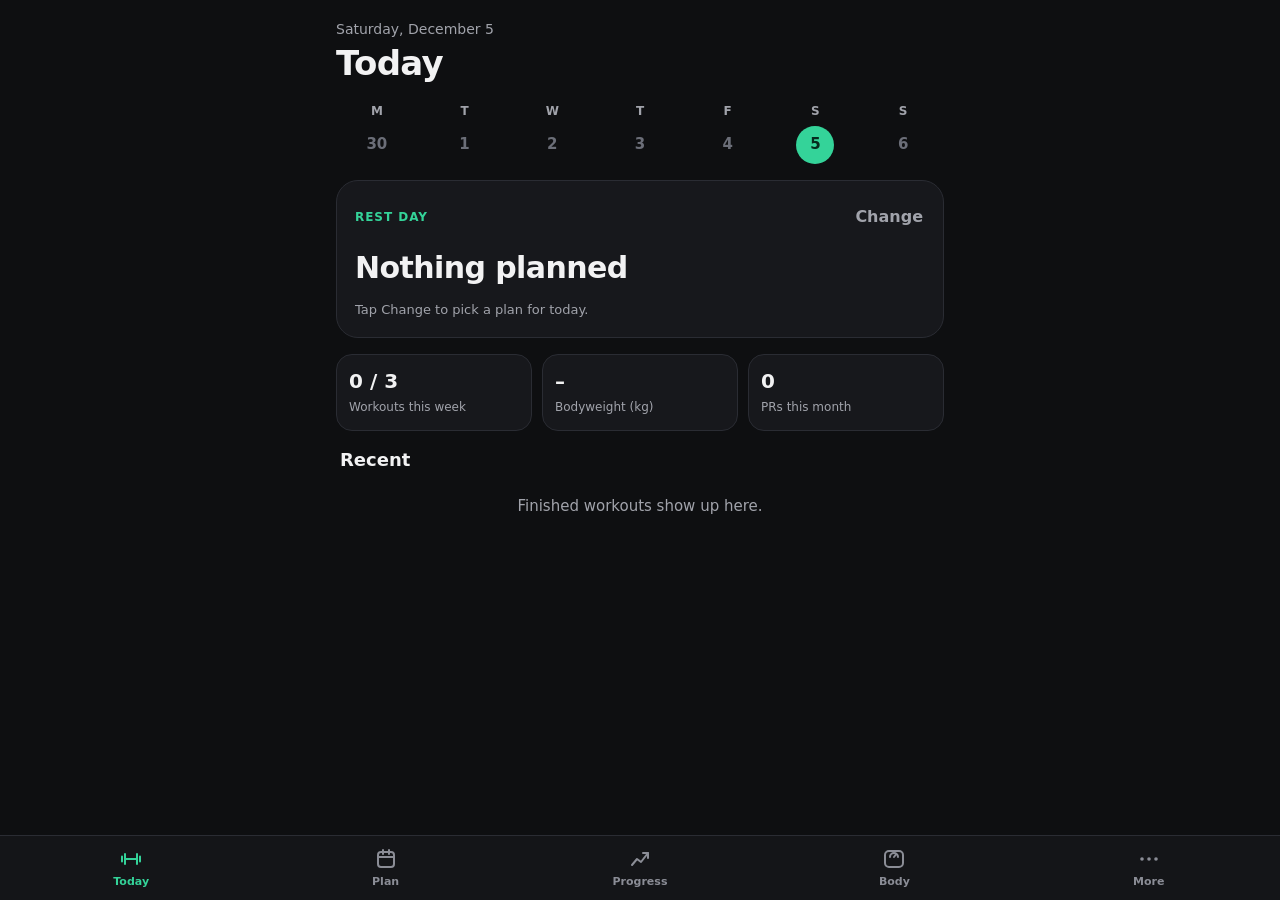
<file: index.html>
<!doctype html>
<html lang="en">
<head>
  <meta charset="utf-8">
  <meta name="viewport" content="width=device-width, initial-scale=1, viewport-fit=cover">
  <meta name="theme-color" content="#0e0f11">
  <meta name="color-scheme" content="dark">
  <meta name="apple-mobile-web-app-capable" content="yes">
  <meta name="mobile-web-app-capable" content="yes">
  <meta name="apple-mobile-web-app-status-bar-style" content="black-translucent">
  <meta name="apple-mobile-web-app-title" content="Gym Log">
  <title>Gym Log</title>
  <link rel="manifest" href="manifest.webmanifest">
  <link rel="icon" href="icons/icon-192.png">
  <link rel="apple-touch-icon" href="icons/apple-touch-icon.png">
  <link rel="stylesheet" href="styles.css">
</head>
<body>
  <div id="app">
    <section class="view" data-view="today"></section>
    <section class="view" data-view="plan" hidden></section>
    <section class="view" data-view="progress" hidden></section>
    <section class="view" data-view="body" hidden></section>
    <section class="view" data-view="more" hidden></section>
  </div>

  <button id="resume" class="resume" hidden data-action="resume">
    <span class="resume-dot"></span>
    <span class="grow"><b id="resumeName">Workout</b> <span id="resumeTime" class="muted num"></span></span>
    <span class="resume-go">Resume</span>
  </button>

  <nav class="tabs" id="tabs">
    <button data-tab="today"><svg viewBox="0 0 24 24" fill="none" stroke="currentColor" stroke-width="2" stroke-linecap="round" aria-hidden="true"><path d="M6 7v10M3 9.5v5M18 7v10M21 9.5v5M6 12h12"/></svg>Today</button>
    <button data-tab="plan"><svg viewBox="0 0 24 24" fill="none" stroke="currentColor" stroke-width="2" stroke-linecap="round" aria-hidden="true"><rect x="4" y="5" width="16" height="15" rx="3"/><path d="M4 10h16M9 3v4M15 3v4"/></svg>Plan</button>
    <button data-tab="progress"><svg viewBox="0 0 24 24" fill="none" stroke="currentColor" stroke-width="2" stroke-linecap="round" stroke-linejoin="round" aria-hidden="true"><path d="M4 18l5-6 4 3 7-9"/><path d="M15 6h5v5"/></svg>Progress</button>
    <button data-tab="body"><svg viewBox="0 0 24 24" fill="none" stroke="currentColor" stroke-width="2" stroke-linecap="round" aria-hidden="true"><rect x="3" y="4" width="18" height="16" rx="4"/><path d="M8 10a4 4 0 0 1 8 0M12 10l1.5-2"/></svg>Body</button>
    <button data-tab="more"><svg viewBox="0 0 24 24" fill="currentColor" aria-hidden="true"><circle cx="5" cy="12" r="1.8"/><circle cx="12" cy="12" r="1.8"/><circle cx="19" cy="12" r="1.8"/></svg>More</button>
  </nav>

  <div id="workout" class="workout" hidden></div>

  <div id="rest" class="rest" hidden>
    <div class="grow">
      <div class="row between"><span class="muted small b">Rest</span><span id="restTime" class="rest-time num">0:00</span></div>
      <div class="rest-track"><div id="restBar" class="rest-bar"></div></div>
    </div>
    <button class="btn-sm" data-action="rest-add">+30s</button>
    <button class="btn-sm" data-action="rest-skip">Skip</button>
  </div>

  <div id="sheet" class="sheet" hidden></div>
  <div id="toast" class="toast" role="status"></div>
  <input type="file" id="importFile" accept="application/json,.json" hidden>
  <script src="app.js"></script>
</body>
</html>
</file>
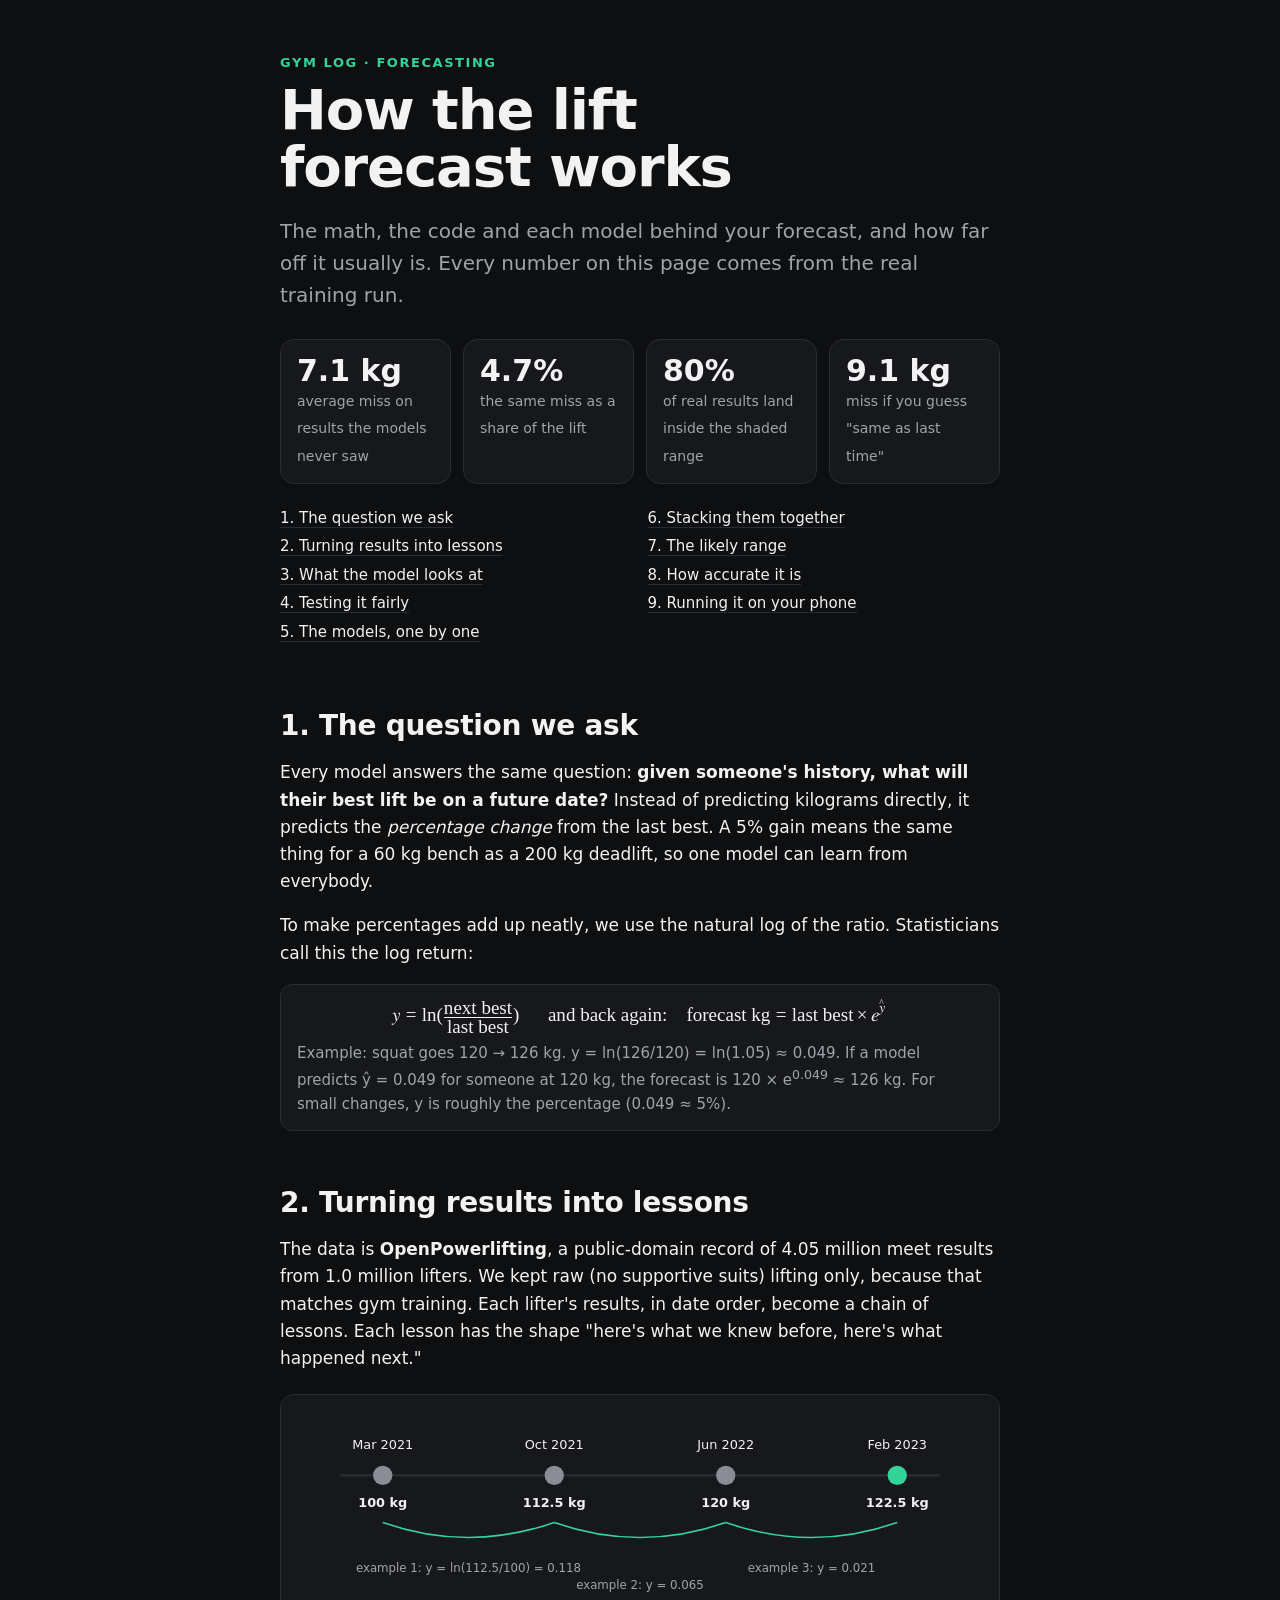
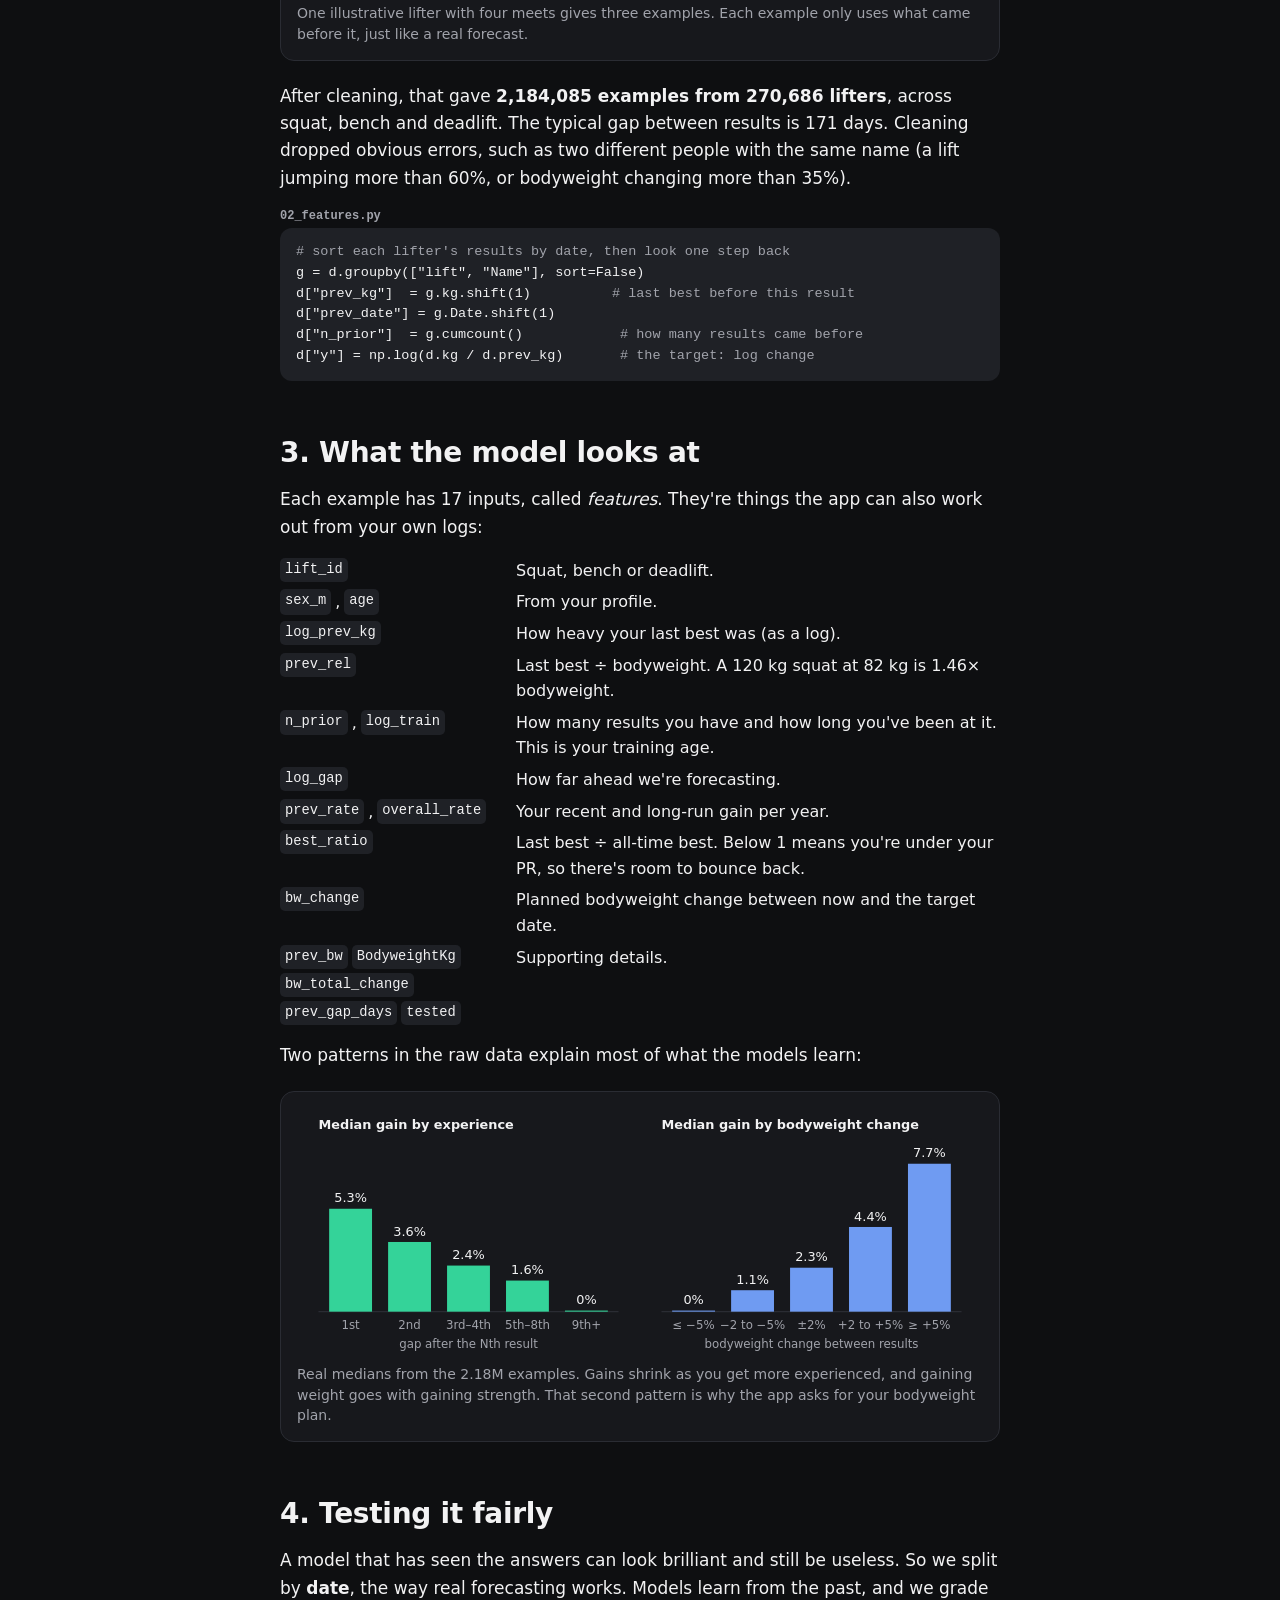
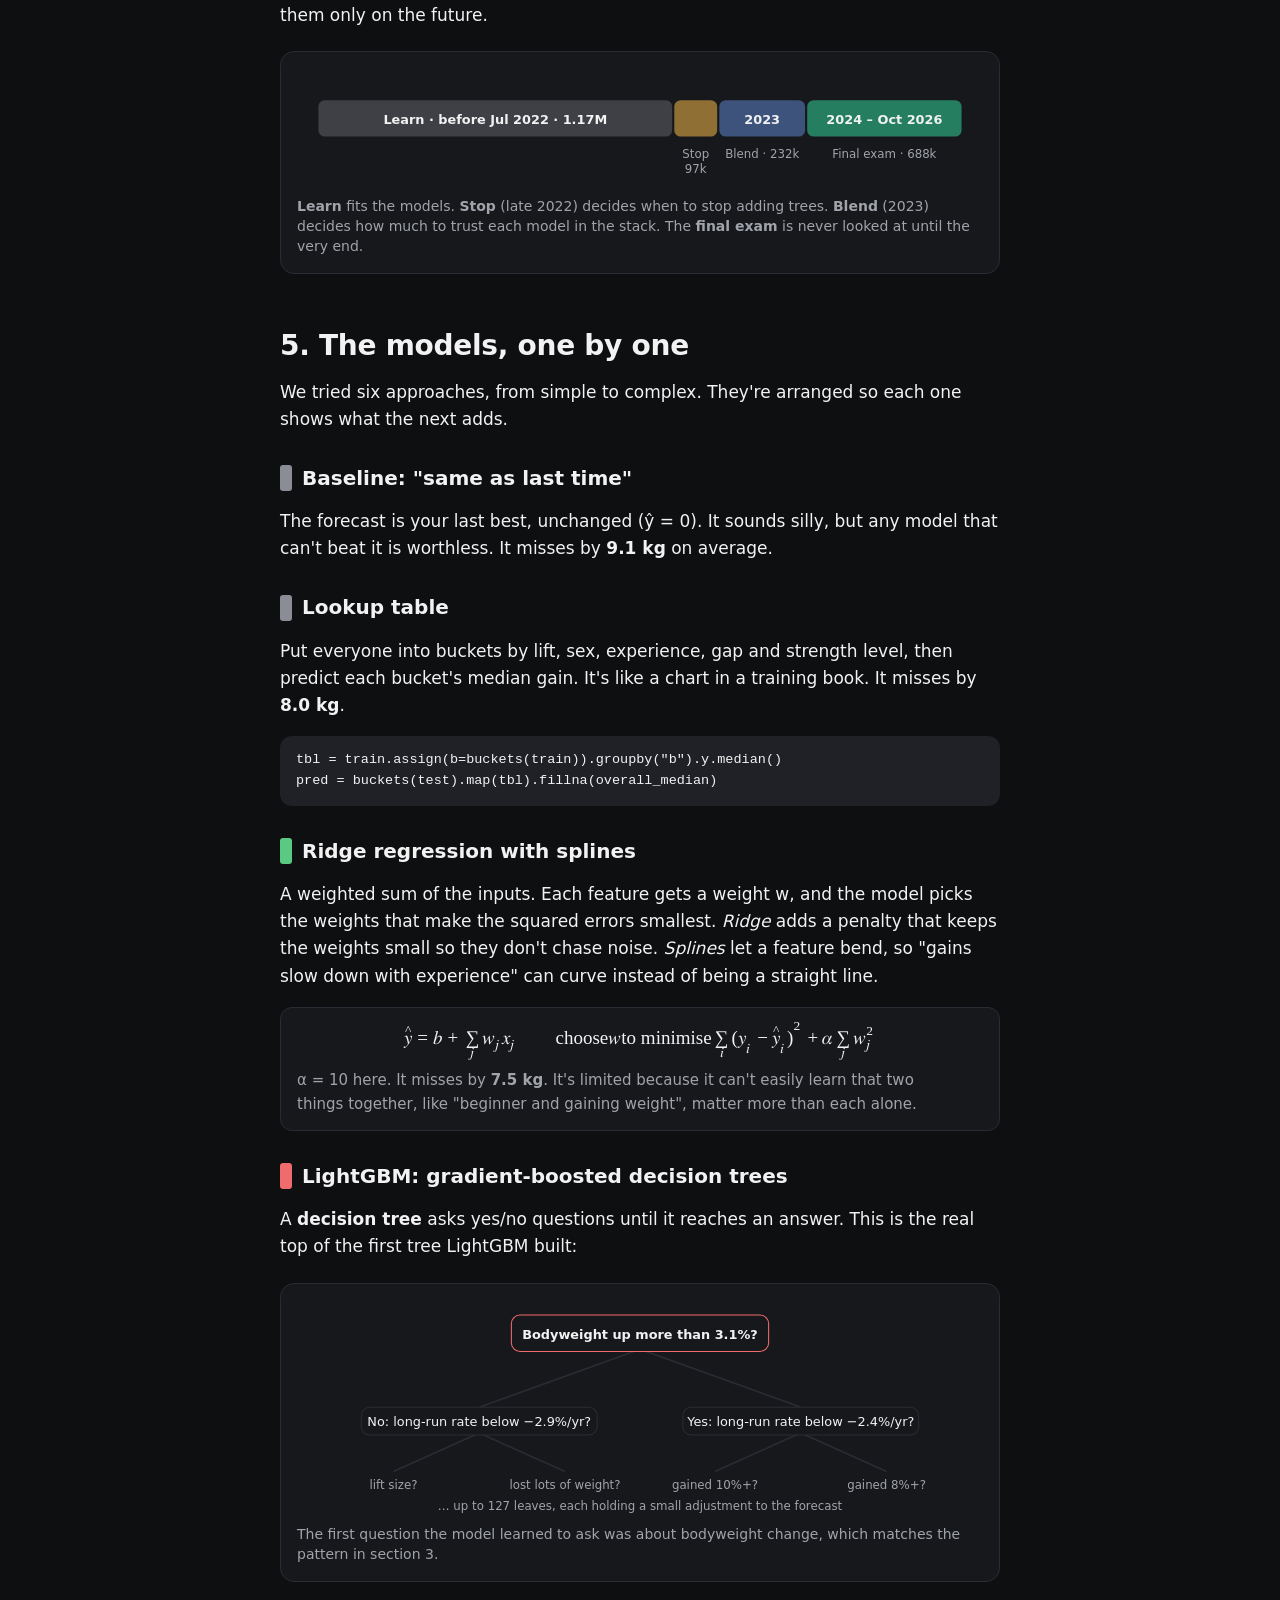
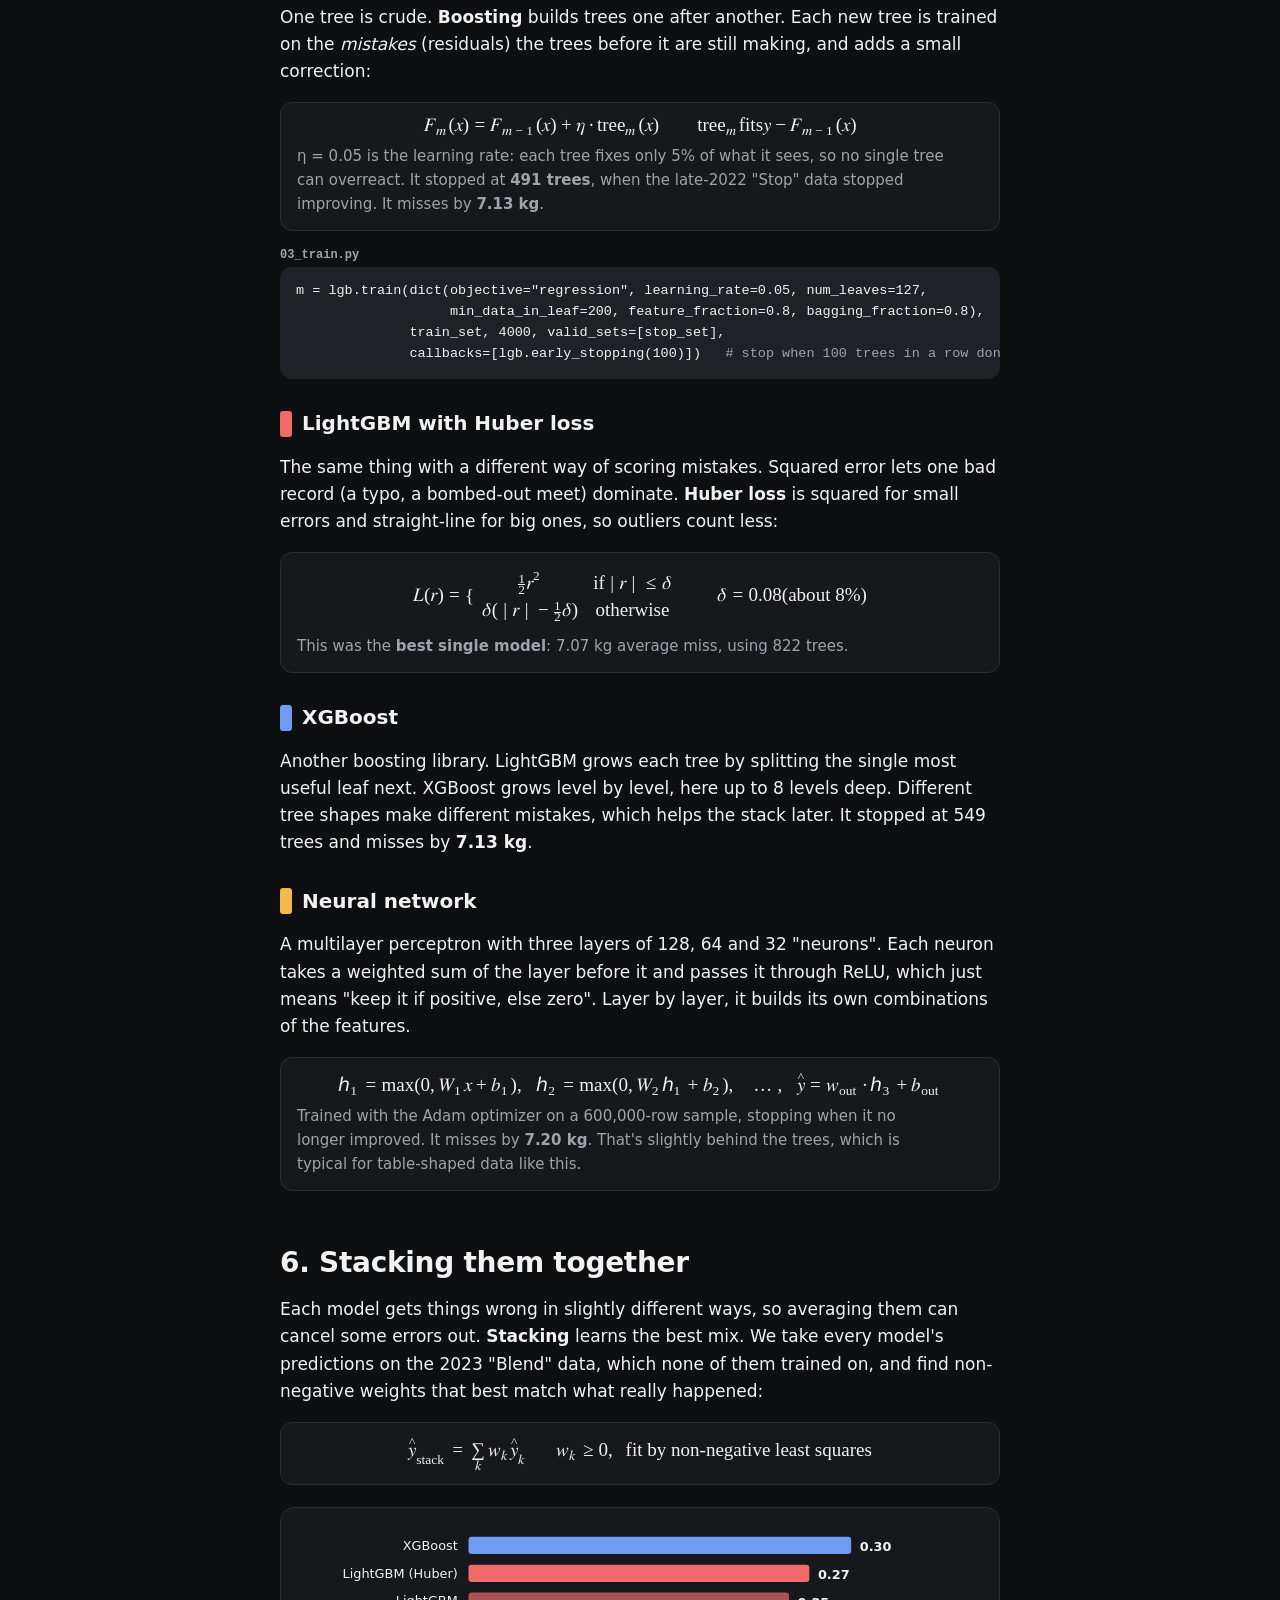
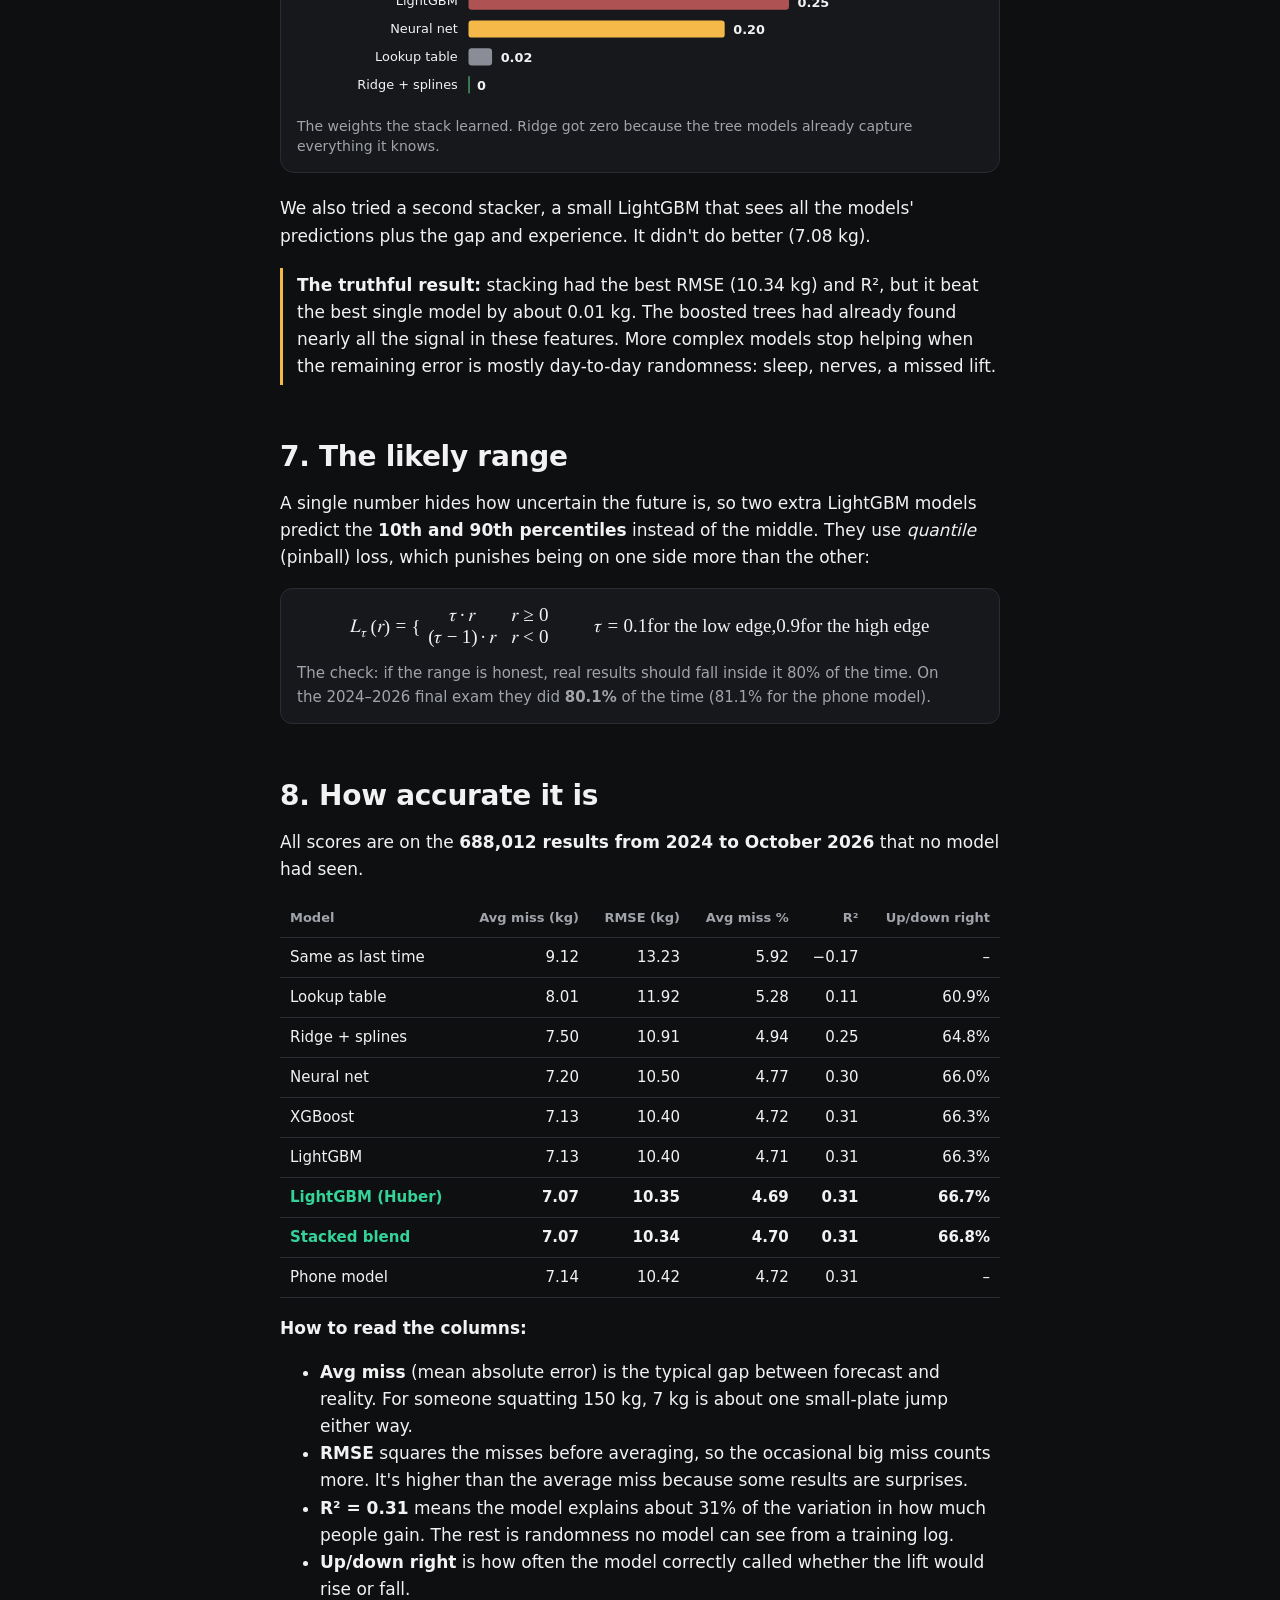
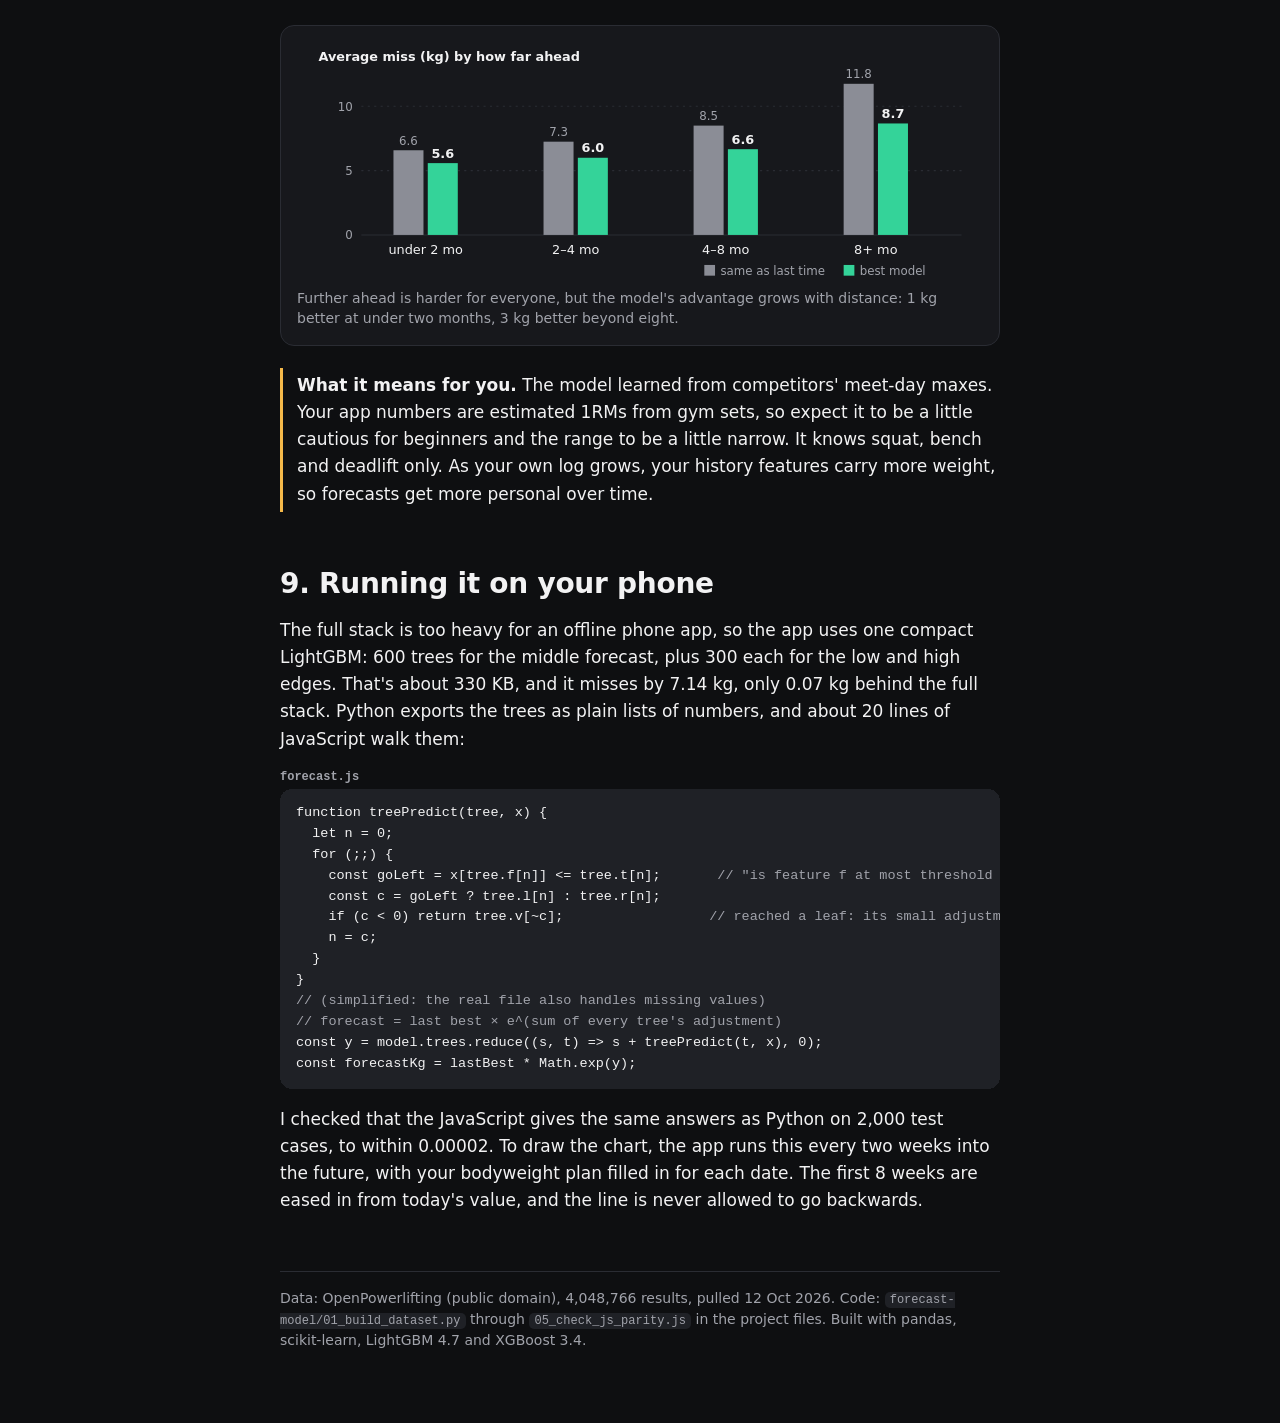
<file: forecast-guide.html>
<!doctype html>
<html lang="en"><head>
<meta charset="utf-8">
<meta name="viewport" content="width=device-width, initial-scale=1, viewport-fit=cover">
<title>How the Lift Forecast Works</title>
<style>
/* Layout: one reading column (~68ch) with full-width figures; each model gets a section with idea, math, code. Plate colors (IPF: red 25, blue 20, yellow 15, green 10 kg) mark the model families. */
:root {
  --bg: #0e0f11; --surface: #17181c; --ink: #f2f2f3; --muted: #a1a3ab; --line: #2a2c33; --code-bg: #1f2126;
  --accent: #34d399; --red: #f06b6b; --blue: #6f9bf2; --yellow: #f5b94a; --green: #5cc982; --grey: #8b8d96;
  color-scheme: dark;
  --display: -apple-system, BlinkMacSystemFont, "SF Pro Display", system-ui, sans-serif;
  --body: -apple-system, BlinkMacSystemFont, "SF Pro Text", system-ui, sans-serif;
  --mono: ui-monospace, SFMono-Regular, Menlo, monospace;
}

body { background: var(--bg); color: var(--ink); font: 17px/1.6 var(--body); padding-inline: 18px; padding-block: env(safe-area-inset-top, 0px) calc(64px + env(safe-area-inset-bottom, 0px)); }
.wrap { max-width: 720px; margin: 0 auto; }
header { padding-block: 48px 8px; }
.kicker { font: 700 13px/1 var(--display); letter-spacing: .12em; text-transform: uppercase; color: var(--accent); }
h1 { font: 800 clamp(36px, 7vw, 56px)/1.02 var(--display); letter-spacing: -0.02em; margin: 12px 0 16px; text-wrap: balance; }
h2 { font: 800 28px/1.15 var(--display); letter-spacing: -0.01em; margin: 56px 0 8px; text-wrap: balance; }
h3 { font: 700 20px/1.25 var(--display); margin: 32px 0 4px; display: flex; align-items: center; gap: 10px; }
p, li { max-width: 68ch; }
.lede { font-size: 20px; color: var(--muted); }
a { color: var(--accent); }
.num { font-variant-numeric: tabular-nums; }
strong { font-weight: 600; }

.answer { display: grid; grid-template-columns: repeat(auto-fit, minmax(150px, 1fr)); gap: 12px; margin: 28px 0 8px; }
.stat { background: var(--surface); border: 1px solid var(--line); border-radius: 14px; padding: 14px 16px; min-width: 0; }
.stat b { display: block; font: 800 30px/1.1 var(--display); }
.stat span { font: 500 14px/1.35 var(--display); color: var(--muted); }

.toc { font: 500 15px/1.9 var(--display); color: var(--muted); columns: 2 220px; margin: 20px 0 0; padding: 0; list-style: none; }
.toc a { color: var(--ink); text-decoration: none; border-bottom: 1px solid var(--line); }
.toc a:hover { border-color: var(--accent); }

pre { background: var(--code-bg); border-radius: 12px; padding: 14px 16px; overflow-x: auto; font: 13.5px/1.55 var(--mono); margin: 14px 0; }
code { font-family: var(--mono); font-size: .86em; background: var(--code-bg); padding: 1px 5px; border-radius: 5px; }
pre code { background: none; padding: 0; font-size: inherit; }
.c { color: var(--muted); }
.file { font: 600 12px/1 var(--mono); color: var(--muted); margin: 18px 0 -8px; }

.math { background: var(--surface); border: 1px solid var(--line); border-radius: 12px; padding: 14px 16px; margin: 14px 0; overflow-x: auto; }
math { font-size: 1.12em; }
.math p { margin: 8px 0 0; font-size: 15px; color: var(--muted); }

figure { margin: 22px 0; background: var(--surface); border: 1px solid var(--line); border-radius: 14px; padding: 16px; overflow-x: auto; }
figcaption { font: 500 14px/1.45 var(--display); color: var(--muted); margin-top: 10px; }
figure svg { display: block; width: 100%; height: auto; min-width: 300px; }
.t { fill: var(--ink); font: 500 12px var(--display); }
.ts { fill: var(--muted); font: 500 11px var(--display); }
.tb { fill: var(--ink); font: 700 12px var(--display); }

.plate { width: 12px; height: 26px; border-radius: 3px; flex: none; }
.p-red { background: var(--red); } .p-blue { background: var(--blue); } .p-yellow { background: var(--yellow); } .p-green { background: var(--green); } .p-grey { background: var(--grey); }

.tbl { overflow-x: auto; margin: 16px 0; }
table { border-collapse: collapse; width: 100%; font: 15px/1.4 var(--display); min-width: 520px; }
th, td { text-align: left; padding: 9px 10px; border-bottom: 1px solid var(--line); }
th { font-weight: 700; font-size: 13px; color: var(--muted); }
td.r, th.r { text-align: right; font-variant-numeric: tabular-nums; }
tr.best td { font-weight: 700; }
tr.best td:first-child { color: var(--accent); }

.note { border-left: 3px solid var(--yellow); padding: 4px 0 4px 14px; margin: 18px 0; color: var(--ink); }
.feat { display: grid; grid-template-columns: minmax(130px, 220px) 1fr; gap: 6px 16px; font-size: 16px; margin: 14px 0; }
.feat code { white-space: nowrap; } .feat div:nth-child(odd) { display: flex; flex-wrap: wrap; gap: 4px; align-content: flex-start; }
.feat div { min-width: 0; }
footer { margin-top: 56px; font: 500 14px/1.5 var(--display); color: var(--muted); border-top: 1px solid var(--line); padding-top: 16px; }
@media (max-width: 520px) { .feat { grid-template-columns: 1fr; gap: 0 0; } .feat div:nth-child(odd) { margin-top: 10px; } }
</style>
</head><body>

<div class="wrap">
<header>
  <div class="kicker">Gym Log · forecasting</div>
  <h1>How the lift forecast works</h1>
  <p class="lede">The math, the code and each model behind your forecast, and how far off it usually is. Every number on this page comes from the real training run.</p>
  <div class="answer">
    <div class="stat"><b class="num">7.1 kg</b><span>average miss on results the models never saw</span></div>
    <div class="stat"><b class="num">4.7%</b><span>the same miss as a share of the lift</span></div>
    <div class="stat"><b class="num">80%</b><span>of real results land inside the shaded range</span></div>
    <div class="stat"><b class="num">9.1 kg</b><span>miss if you guess "same as last time"</span></div>
  </div>
  <ul class="toc">
    <li><a href="#question">1. The question we ask</a></li>
    <li><a href="#data">2. Turning results into lessons</a></li>
    <li><a href="#features">3. What the model looks at</a></li>
    <li><a href="#testing">4. Testing it fairly</a></li>
    <li><a href="#models">5. The models, one by one</a></li>
    <li><a href="#stack">6. Stacking them together</a></li>
    <li><a href="#range">7. The likely range</a></li>
    <li><a href="#accuracy">8. How accurate it is</a></li>
    <li><a href="#phone">9. Running it on your phone</a></li>
  </ul>
</header>

<h2 id="question">1. The question we ask</h2>
<p>Every model answers the same question: <strong>given someone's history, what will their best lift be on a future date?</strong> Instead of predicting kilograms directly, it predicts the <em>percentage change</em> from the last best. A 5% gain means the same thing for a 60 kg bench as a 200 kg deadlift, so one model can learn from everybody.</p>
<p>To make percentages add up neatly, we use the natural log of the ratio. Statisticians call this the log return:</p>
<div class="math">
  <math display="block"><mi>y</mi><mo>=</mo><mi>ln</mi><mo>⁡</mo><mrow><mo>(</mo><mfrac><msub><mtext>next best</mtext></msub><msub><mtext>last best</mtext></msub></mfrac><mo>)</mo></mrow><mspace width="1.5em"/><mtext>and back again:</mtext><mspace width="1em"/><msub><mtext>forecast kg</mtext></msub><mo>=</mo><msub><mtext>last best</mtext></msub><mo>×</mo><msup><mi>e</mi><mover><mi>y</mi><mo>^</mo></mover></msup></math>
  <p>Example: squat goes 120 → 126 kg. y = ln(126/120) = ln(1.05) ≈ 0.049. If a model predicts ŷ = 0.049 for someone at 120 kg, the forecast is 120 × e<sup>0.049</sup> ≈ 126 kg. For small changes, y is roughly the percentage (0.049 ≈ 5%).</p>
</div>

<h2 id="data">2. Turning results into lessons</h2>
<p>The data is <strong>OpenPowerlifting</strong>, a public-domain record of 4.05 million meet results from 1.0 million lifters. We kept raw (no supportive suits) lifting only, because that matches gym training. Each lifter's results, in date order, become a chain of lessons. Each lesson has the shape "here's what we knew before, here's what happened next."</p>
<figure>
<svg viewBox="0 0 640 170" role="img" aria-label="A lifter's four meets become three training examples">
  <line x1="40" y1="60" x2="600" y2="60" stroke="var(--line)" stroke-width="2"/>
  <g>
    <circle cx="80" cy="60" r="9" fill="var(--grey)"/><text class="t" x="80" y="35" text-anchor="middle">Mar 2021</text><text class="tb" x="80" y="90" text-anchor="middle">100 kg</text>
    <circle cx="240" cy="60" r="9" fill="var(--grey)"/><text class="t" x="240" y="35" text-anchor="middle">Oct 2021</text><text class="tb" x="240" y="90" text-anchor="middle">112.5 kg</text>
    <circle cx="400" cy="60" r="9" fill="var(--grey)"/><text class="t" x="400" y="35" text-anchor="middle">Jun 2022</text><text class="tb" x="400" y="90" text-anchor="middle">120 kg</text>
    <circle cx="560" cy="60" r="9" fill="var(--accent)"/><text class="t" x="560" y="35" text-anchor="middle">Feb 2023</text><text class="tb" x="560" y="90" text-anchor="middle">122.5 kg</text>
  </g>
  <g fill="none" stroke="var(--accent)" stroke-width="1.5">
    <path d="M80 104 Q160 132 240 104"/><path d="M240 104 Q320 132 400 104"/><path d="M400 104 Q480 132 560 104"/>
  </g>
  <text class="ts" x="160" y="150" text-anchor="middle">example 1: y = ln(112.5/100) = 0.118</text>
  <text class="ts" x="320" y="166" text-anchor="middle">example 2: y = 0.065</text>
  <text class="ts" x="480" y="150" text-anchor="middle">example 3: y = 0.021</text>
</svg>
<figcaption>One illustrative lifter with four meets gives three examples. Each example only uses what came before it, just like a real forecast.</figcaption>
</figure>
<p>After cleaning, that gave <strong class="num">2,184,085 examples from 270,686 lifters</strong>, across squat, bench and deadlift. The typical gap between results is 171 days. Cleaning dropped obvious errors, such as two different people with the same name (a lift jumping more than 60%, or bodyweight changing more than 35%).</p>
<p class="file">02_features.py</p>
<pre><code><span class="c"># sort each lifter's results by date, then look one step back</span>
g = d.groupby(["lift", "Name"], sort=False)
d["prev_kg"]  = g.kg.shift(1)          <span class="c"># last best before this result</span>
d["prev_date"] = g.Date.shift(1)
d["n_prior"]  = g.cumcount()            <span class="c"># how many results came before</span>
d["y"] = np.log(d.kg / d.prev_kg)       <span class="c"># the target: log change</span></code></pre>

<h2 id="features">3. What the model looks at</h2>
<p>Each example has 17 inputs, called <em>features</em>. They're things the app can also work out from your own logs:</p>
<div class="feat">
  <div><code>lift_id</code></div><div>Squat, bench or deadlift.</div>
  <div><code>sex_m</code>, <code>age</code></div><div>From your profile.</div>
  <div><code>log_prev_kg</code></div><div>How heavy your last best was (as a log).</div>
  <div><code>prev_rel</code></div><div>Last best ÷ bodyweight. A 120 kg squat at 82 kg is 1.46× bodyweight.</div>
  <div><code>n_prior</code>, <code>log_train</code></div><div>How many results you have and how long you've been at it. This is your training age.</div>
  <div><code>log_gap</code></div><div>How far ahead we're forecasting.</div>
  <div><code>prev_rate</code>, <code>overall_rate</code></div><div>Your recent and long-run gain per year.</div>
  <div><code>best_ratio</code></div><div>Last best ÷ all-time best. Below 1 means you're under your PR, so there's room to bounce back.</div>
  <div><code>bw_change</code></div><div>Planned bodyweight change between now and the target date.</div>
  <div><code>prev_bw</code> <code>BodyweightKg</code> <code>bw_total_change</code> <code>prev_gap_days</code> <code>tested</code></div><div>Supporting details.</div>
</div>
<p>Two patterns in the raw data explain most of what the models learn:</p>
<figure>
<svg viewBox="0 0 640 230" role="img" aria-label="Median gain by number of previous results, and by bodyweight change">
  <text class="tb" x="20" y="20">Median gain by experience</text>
  <text class="tb" x="340" y="20">Median gain by bodyweight change</text>
  <g>
    <line x1="20" y1="190" x2="300" y2="190" stroke="var(--line)"/>
    <rect x="30"  y="94"  width="40" height="96" fill="var(--accent)"/><text class="t num" x="50"  y="88" text-anchor="middle">5.3%</text><text class="ts" x="50"  y="206" text-anchor="middle">1st</text>
    <rect x="85"  y="125" width="40" height="65" fill="var(--accent)"/><text class="t num" x="105" y="119" text-anchor="middle">3.6%</text><text class="ts" x="105" y="206" text-anchor="middle">2nd</text>
    <rect x="140" y="147" width="40" height="43" fill="var(--accent)"/><text class="t num" x="160" y="141" text-anchor="middle">2.4%</text><text class="ts" x="160" y="206" text-anchor="middle">3rd–4th</text>
    <rect x="195" y="161" width="40" height="29" fill="var(--accent)"/><text class="t num" x="215" y="155" text-anchor="middle">1.6%</text><text class="ts" x="215" y="206" text-anchor="middle">5th–8th</text>
    <rect x="250" y="189" width="40" height="1"  fill="var(--accent)"/><text class="t num" x="270" y="183" text-anchor="middle">0%</text><text class="ts" x="270" y="206" text-anchor="middle">9th+</text>
    <text class="ts" x="160" y="224" text-anchor="middle">gap after the Nth result</text>
  </g>
  <g>
    <line x1="340" y1="190" x2="620" y2="190" stroke="var(--line)"/>
    <rect x="350" y="189" width="40" height="1"  fill="var(--blue)"/><text class="t num" x="370" y="183" text-anchor="middle">0%</text><text class="ts" x="370" y="206" text-anchor="middle">≤ −5%</text>
    <rect x="405" y="170" width="40" height="20" fill="var(--blue)"/><text class="t num" x="425" y="164" text-anchor="middle">1.1%</text><text class="ts" x="425" y="206" text-anchor="middle">−2 to −5%</text>
    <rect x="460" y="149" width="40" height="41" fill="var(--blue)"/><text class="t num" x="480" y="143" text-anchor="middle">2.3%</text><text class="ts" x="480" y="206" text-anchor="middle">±2%</text>
    <rect x="515" y="111" width="40" height="79" fill="var(--blue)"/><text class="t num" x="535" y="105" text-anchor="middle">4.4%</text><text class="ts" x="535" y="206" text-anchor="middle">+2 to +5%</text>
    <rect x="570" y="52"  width="40" height="138" fill="var(--blue)"/><text class="t num" x="590" y="46" text-anchor="middle">7.7%</text><text class="ts" x="590" y="206" text-anchor="middle">≥ +5%</text>
    <text class="ts" x="480" y="224" text-anchor="middle">bodyweight change between results</text>
  </g>
</svg>
<figcaption>Real medians from the 2.18M examples. Gains shrink as you get more experienced, and gaining weight goes with gaining strength. That second pattern is why the app asks for your bodyweight plan.</figcaption>
</figure>

<h2 id="testing">4. Testing it fairly</h2>
<p>A model that has seen the answers can look brilliant and still be useless. So we split by <strong>date</strong>, the way real forecasting works. Models learn from the past, and we grade them only on the future.</p>
<figure>
<svg viewBox="0 0 640 110" role="img" aria-label="Timeline split: train before July 2022, early stop late 2022, meta 2023, test 2024 onward">
  <rect x="20"  y="30" width="330" height="34" rx="6" fill="var(--grey)" fill-opacity=".35"/>
  <rect x="352" y="30" width="40"  height="34" rx="6" fill="var(--yellow)" fill-opacity=".55"/>
  <rect x="394" y="30" width="80"  height="34" rx="6" fill="var(--blue)" fill-opacity=".45"/>
  <rect x="476" y="30" width="144" height="34" rx="6" fill="var(--accent)" fill-opacity=".55"/>
  <text class="tb" x="185" y="52" text-anchor="middle">Learn · before Jul 2022 · 1.17M</text>
  <text class="ts" x="372" y="84" text-anchor="middle">Stop</text>
  <text class="ts" x="372" y="98" text-anchor="middle">97k</text>
  <text class="tb" x="434" y="52" text-anchor="middle">2023</text>
  <text class="ts" x="434" y="84" text-anchor="middle">Blend · 232k</text>
  <text class="tb" x="548" y="52" text-anchor="middle">2024 – Oct 2026</text>
  <text class="ts" x="548" y="84" text-anchor="middle">Final exam · 688k</text>
</svg>
<figcaption><b>Learn</b> fits the models. <b>Stop</b> (late 2022) decides when to stop adding trees. <b>Blend</b> (2023) decides how much to trust each model in the stack. The <b>final exam</b> is never looked at until the very end.</figcaption>
</figure>

<h2 id="models">5. The models, one by one</h2>
<p>We tried six approaches, from simple to complex. They're arranged so each one shows what the next adds.</p>

<h3><span class="plate p-grey"></span>Baseline: "same as last time"</h3>
<p>The forecast is your last best, unchanged (ŷ = 0). It sounds silly, but any model that can't beat it is worthless. It misses by <strong>9.1 kg</strong> on average.</p>

<h3><span class="plate p-grey"></span>Lookup table</h3>
<p>Put everyone into buckets by lift, sex, experience, gap and strength level, then predict each bucket's median gain. It's like a chart in a training book. It misses by <strong>8.0 kg</strong>.</p>
<pre><code>tbl = train.assign(b=buckets(train)).groupby("b").y.median()
pred = buckets(test).map(tbl).fillna(overall_median)</code></pre>

<h3><span class="plate p-green"></span>Ridge regression with splines</h3>
<p>A weighted sum of the inputs. Each feature gets a weight w, and the model picks the weights that make the squared errors smallest. <em>Ridge</em> adds a penalty that keeps the weights small so they don't chase noise. <em>Splines</em> let a feature bend, so "gains slow down with experience" can curve instead of being a straight line.</p>
<div class="math">
  <math display="block"><mover><mi>y</mi><mo>^</mo></mover><mo>=</mo><mi>b</mi><mo>+</mo><munder><mo>∑</mo><mi>j</mi></munder><msub><mi>w</mi><mi>j</mi></msub><msub><mi>x</mi><mi>j</mi></msub><mspace width="2em"/><mtext>choose </mtext><mi>w</mi><mtext> to minimise </mtext><munder><mo>∑</mo><mi>i</mi></munder><msup><mrow><mo>(</mo><msub><mi>y</mi><mi>i</mi></msub><mo>−</mo><msub><mover><mi>y</mi><mo>^</mo></mover><mi>i</mi></msub><mo>)</mo></mrow><mn>2</mn></msup><mo>+</mo><mi>α</mi><munder><mo>∑</mo><mi>j</mi></munder><msubsup><mi>w</mi><mi>j</mi><mn>2</mn></msubsup></math>
  <p>α = 10 here. It misses by <strong>7.5 kg</strong>. It's limited because it can't easily learn that two things together, like "beginner and gaining weight", matter more than each alone.</p>
</div>

<h3><span class="plate p-red"></span>LightGBM: gradient-boosted decision trees</h3>
<p>A <strong>decision tree</strong> asks yes/no questions until it reaches an answer. This is the real top of the first tree LightGBM built:</p>
<figure>
<svg viewBox="0 0 640 200" role="img" aria-label="Top of LightGBM's first decision tree">
  <g fill="none" stroke="var(--line)" stroke-width="1.5">
    <path d="M320 46 L170 100"/><path d="M320 46 L470 100"/>
    <path d="M170 124 L90 160"/><path d="M170 124 L250 160"/><path d="M470 124 L390 160"/><path d="M470 124 L550 160"/>
  </g>
  <rect x="200" y="14" width="240" height="34" rx="8" fill="var(--surface)" stroke="var(--red)"/>
  <text class="tb" x="320" y="36" text-anchor="middle">Bodyweight up more than 3.1%?</text>
  <rect x="60" y="100" width="220" height="26" rx="8" fill="var(--surface)" stroke="var(--line)"/>
  <text class="t" x="170" y="118" text-anchor="middle">No: long-run rate below −2.9%/yr?</text>
  <rect x="360" y="100" width="220" height="26" rx="8" fill="var(--surface)" stroke="var(--line)"/>
  <text class="t" x="470" y="118" text-anchor="middle">Yes: long-run rate below −2.4%/yr?</text>
  <text class="ts" x="90" y="176" text-anchor="middle">lift size?</text>
  <text class="ts" x="250" y="176" text-anchor="middle">lost lots of weight?</text>
  <text class="ts" x="390" y="176" text-anchor="middle">gained 10%+?</text>
  <text class="ts" x="550" y="176" text-anchor="middle">gained 8%+?</text>
  <text class="ts" x="320" y="196" text-anchor="middle">… up to 127 leaves, each holding a small adjustment to the forecast</text>
</svg>
<figcaption>The first question the model learned to ask was about bodyweight change, which matches the pattern in section 3.</figcaption>
</figure>
<p>One tree is crude. <strong>Boosting</strong> builds trees one after another. Each new tree is trained on the <em>mistakes</em> (residuals) the trees before it are still making, and adds a small correction:</p>
<div class="math">
  <math display="block"><msub><mi>F</mi><mi>m</mi></msub><mo>(</mo><mi>x</mi><mo>)</mo><mo>=</mo><msub><mi>F</mi><mrow><mi>m</mi><mo>−</mo><mn>1</mn></mrow></msub><mo>(</mo><mi>x</mi><mo>)</mo><mo>+</mo><mi>η</mi><mo>·</mo><msub><mtext>tree</mtext><mi>m</mi></msub><mo>(</mo><mi>x</mi><mo>)</mo><mspace width="2em"/><msub><mtext>tree</mtext><mi>m</mi></msub><mtext> fits </mtext><mi>y</mi><mo>−</mo><msub><mi>F</mi><mrow><mi>m</mi><mo>−</mo><mn>1</mn></mrow></msub><mo>(</mo><mi>x</mi><mo>)</mo></math>
  <p>η = 0.05 is the learning rate: each tree fixes only 5% of what it sees, so no single tree can overreact. It stopped at <strong>491 trees</strong>, when the late-2022 "Stop" data stopped improving. It misses by <strong>7.13 kg</strong>.</p>
</div>
<p class="file">03_train.py</p>
<pre><code>m = lgb.train(dict(objective="regression", learning_rate=0.05, num_leaves=127,
                   min_data_in_leaf=200, feature_fraction=0.8, bagging_fraction=0.8),
              train_set, 4000, valid_sets=[stop_set],
              callbacks=[lgb.early_stopping(100)])   <span class="c"># stop when 100 trees in a row don't help</span></code></pre>

<h3><span class="plate p-red"></span>LightGBM with Huber loss</h3>
<p>The same thing with a different way of scoring mistakes. Squared error lets one bad record (a typo, a bombed-out meet) dominate. <strong>Huber loss</strong> is squared for small errors and straight-line for big ones, so outliers count less:</p>
<div class="math">
  <math display="block"><mi>L</mi><mo>(</mo><mi>r</mi><mo>)</mo><mo>=</mo><mrow><mo>{</mo><mtable><mtr><mtd><mfrac><mn>1</mn><mn>2</mn></mfrac><msup><mi>r</mi><mn>2</mn></msup></mtd><mtd><mtext>if </mtext><mo>|</mo><mi>r</mi><mo>|</mo><mo>≤</mo><mi>δ</mi></mtd></mtr><mtr><mtd><mi>δ</mi><mo>(</mo><mo>|</mo><mi>r</mi><mo>|</mo><mo>−</mo><mfrac><mn>1</mn><mn>2</mn></mfrac><mi>δ</mi><mo>)</mo></mtd><mtd><mtext>otherwise</mtext></mtd></mtr></mtable></mrow><mspace width="2em"/><mi>δ</mi><mo>=</mo><mn>0.08</mn><mtext> (about 8%)</mtext></math>
  <p>This was the <strong>best single model</strong>: 7.07 kg average miss, using 822 trees.</p>
</div>

<h3><span class="plate p-blue"></span>XGBoost</h3>
<p>Another boosting library. LightGBM grows each tree by splitting the single most useful leaf next. XGBoost grows level by level, here up to 8 levels deep. Different tree shapes make different mistakes, which helps the stack later. It stopped at 549 trees and misses by <strong>7.13 kg</strong>.</p>

<h3><span class="plate p-yellow"></span>Neural network</h3>
<p>A multilayer perceptron with three layers of 128, 64 and 32 "neurons". Each neuron takes a weighted sum of the layer before it and passes it through ReLU, which just means "keep it if positive, else zero". Layer by layer, it builds its own combinations of the features.</p>
<div class="math">
  <math display="block"><msub><mi>h</mi><mn>1</mn></msub><mo>=</mo><mtext>max</mtext><mo>(</mo><mn>0</mn><mo>,</mo><msub><mi>W</mi><mn>1</mn></msub><mi>x</mi><mo>+</mo><msub><mi>b</mi><mn>1</mn></msub><mo>)</mo><mo>,</mo><mspace width="0.6em"/><msub><mi>h</mi><mn>2</mn></msub><mo>=</mo><mtext>max</mtext><mo>(</mo><mn>0</mn><mo>,</mo><msub><mi>W</mi><mn>2</mn></msub><msub><mi>h</mi><mn>1</mn></msub><mo>+</mo><msub><mi>b</mi><mn>2</mn></msub><mo>)</mo><mo>,</mo><mspace width="0.6em"/><mo>…</mo><mo>,</mo><mspace width="0.6em"/><mover><mi>y</mi><mo>^</mo></mover><mo>=</mo><msub><mi>w</mi><mtext>out</mtext></msub><mo>·</mo><msub><mi>h</mi><mn>3</mn></msub><mo>+</mo><msub><mi>b</mi><mtext>out</mtext></msub></math>
  <p>Trained with the Adam optimizer on a 600,000-row sample, stopping when it no longer improved. It misses by <strong>7.20 kg</strong>. That's slightly behind the trees, which is typical for table-shaped data like this.</p>
</div>

<h2 id="stack">6. Stacking them together</h2>
<p>Each model gets things wrong in slightly different ways, so averaging them can cancel some errors out. <strong>Stacking</strong> learns the best mix. We take every model's predictions on the 2023 "Blend" data, which none of them trained on, and find non-negative weights that best match what really happened:</p>
<div class="math">
  <math display="block"><msub><mover><mi>y</mi><mo>^</mo></mover><mtext>stack</mtext></msub><mo>=</mo><munder><mo>∑</mo><mi>k</mi></munder><msub><mi>w</mi><mi>k</mi></msub><msub><mover><mi>y</mi><mo>^</mo></mover><mi>k</mi></msub><mspace width="1.5em"/><msub><mi>w</mi><mi>k</mi></msub><mo>≥</mo><mn>0</mn><mo>,</mo><mspace width="0.5em"/><mtext>fit by non-negative least squares</mtext></math>
</div>
<figure>
<svg viewBox="0 0 640 170" role="img" aria-label="Stacking weights: XGBoost 0.30, LightGBM Huber 0.27, LightGBM 0.25, neural net 0.20, lookup 0.02, ridge 0">
  <g class="num">
    <text class="t" x="150" y="24" text-anchor="end">XGBoost</text><rect x="160" y="12" width="357" height="16" rx="3" fill="var(--blue)"/><text class="tb" x="525" y="25">0.30</text>
    <text class="t" x="150" y="50" text-anchor="end">LightGBM (Huber)</text><rect x="160" y="38" width="318" height="16" rx="3" fill="var(--red)"/><text class="tb" x="486" y="51">0.27</text>
    <text class="t" x="150" y="76" text-anchor="end">LightGBM</text><rect x="160" y="64" width="299" height="16" rx="3" fill="var(--red)" fill-opacity=".7"/><text class="tb" x="467" y="77">0.25</text>
    <text class="t" x="150" y="102" text-anchor="end">Neural net</text><rect x="160" y="90" width="239" height="16" rx="3" fill="var(--yellow)"/><text class="tb" x="407" y="103">0.20</text>
    <text class="t" x="150" y="128" text-anchor="end">Lookup table</text><rect x="160" y="116" width="22" height="16" rx="3" fill="var(--grey)"/><text class="tb" x="190" y="129">0.02</text>
    <text class="t" x="150" y="154" text-anchor="end">Ridge + splines</text><rect x="160" y="142" width="1" height="16" fill="var(--green)"/><text class="tb" x="168" y="155">0</text>
  </g>
</svg>
<figcaption>The weights the stack learned. Ridge got zero because the tree models already capture everything it knows.</figcaption>
</figure>
<p>We also tried a second stacker, a small LightGBM that sees all the models' predictions plus the gap and experience. It didn't do better (7.08 kg).</p>
<div class="note"><strong>The truthful result:</strong> stacking had the best RMSE (10.34 kg) and R², but it beat the best single model by about 0.01 kg. The boosted trees had already found nearly all the signal in these features. More complex models stop helping when the remaining error is mostly day-to-day randomness: sleep, nerves, a missed lift.</div>

<h2 id="range">7. The likely range</h2>
<p>A single number hides how uncertain the future is, so two extra LightGBM models predict the <strong>10th and 90th percentiles</strong> instead of the middle. They use <em>quantile</em> (pinball) loss, which punishes being on one side more than the other:</p>
<div class="math">
  <math display="block"><msub><mi>L</mi><mi>τ</mi></msub><mo>(</mo><mi>r</mi><mo>)</mo><mo>=</mo><mrow><mo>{</mo><mtable><mtr><mtd><mi>τ</mi><mo>·</mo><mi>r</mi></mtd><mtd><mi>r</mi><mo>≥</mo><mn>0</mn></mtd></mtr><mtr><mtd><mo>(</mo><mi>τ</mi><mo>−</mo><mn>1</mn><mo>)</mo><mo>·</mo><mi>r</mi></mtd><mtd><mi>r</mi><mo>&lt;</mo><mn>0</mn></mtd></mtr></mtable></mrow><mspace width="2em"/><mi>τ</mi><mo>=</mo><mn>0.1</mn><mtext> for the low edge, </mtext><mn>0.9</mn><mtext> for the high edge</mtext></math>
  <p>The check: if the range is honest, real results should fall inside it 80% of the time. On the 2024–2026 final exam they did <strong>80.1%</strong> of the time (81.1% for the phone model).</p>
</div>

<h2 id="accuracy">8. How accurate it is</h2>
<p>All scores are on the <strong>688,012 results from 2024 to October 2026</strong> that no model had seen.</p>
<div class="tbl"><table>
  <thead><tr><th>Model</th><th class="r">Avg miss (kg)</th><th class="r">RMSE (kg)</th><th class="r">Avg miss %</th><th class="r">R²</th><th class="r">Up/down right</th></tr></thead>
  <tbody class="num">
    <tr><td>Same as last time</td><td class="r">9.12</td><td class="r">13.23</td><td class="r">5.92</td><td class="r">−0.17</td><td class="r">–</td></tr>
    <tr><td>Lookup table</td><td class="r">8.01</td><td class="r">11.92</td><td class="r">5.28</td><td class="r">0.11</td><td class="r">60.9%</td></tr>
    <tr><td>Ridge + splines</td><td class="r">7.50</td><td class="r">10.91</td><td class="r">4.94</td><td class="r">0.25</td><td class="r">64.8%</td></tr>
    <tr><td>Neural net</td><td class="r">7.20</td><td class="r">10.50</td><td class="r">4.77</td><td class="r">0.30</td><td class="r">66.0%</td></tr>
    <tr><td>XGBoost</td><td class="r">7.13</td><td class="r">10.40</td><td class="r">4.72</td><td class="r">0.31</td><td class="r">66.3%</td></tr>
    <tr><td>LightGBM</td><td class="r">7.13</td><td class="r">10.40</td><td class="r">4.71</td><td class="r">0.31</td><td class="r">66.3%</td></tr>
    <tr class="best"><td>LightGBM (Huber)</td><td class="r">7.07</td><td class="r">10.35</td><td class="r">4.69</td><td class="r">0.31</td><td class="r">66.7%</td></tr>
    <tr class="best"><td>Stacked blend</td><td class="r">7.07</td><td class="r">10.34</td><td class="r">4.70</td><td class="r">0.31</td><td class="r">66.8%</td></tr>
    <tr><td>Phone model</td><td class="r">7.14</td><td class="r">10.42</td><td class="r">4.72</td><td class="r">0.31</td><td class="r">–</td></tr>
  </tbody>
</table></div>
<p><strong>How to read the columns:</strong></p>
<ul>
  <li><strong>Avg miss</strong> (mean absolute error) is the typical gap between forecast and reality. For someone squatting 150 kg, 7 kg is about one small-plate jump either way.</li>
  <li><strong>RMSE</strong> squares the misses before averaging, so the occasional big miss counts more. It's higher than the average miss because some results are surprises.</li>
  <li><strong>R² = 0.31</strong> means the model explains about 31% of the variation in how much people gain. The rest is randomness no model can see from a training log.</li>
  <li><strong>Up/down right</strong> is how often the model correctly called whether the lift would rise or fall.</li>
</ul>
<figure>
<svg viewBox="0 0 640 220" role="img" aria-label="Average miss by forecast distance">
  <text class="tb" x="20" y="18">Average miss (kg) by how far ahead</text>
  <g class="num">
    <line x1="60" y1="180" x2="620" y2="180" stroke="var(--line)"/>
    <line x1="60" y1="120" x2="620" y2="120" stroke="var(--line)" stroke-dasharray="2 4"/><text class="ts" x="52" y="124" text-anchor="end">5</text>
    <line x1="60" y1="60" x2="620" y2="60" stroke="var(--line)" stroke-dasharray="2 4"/><text class="ts" x="52" y="64" text-anchor="end">10</text>
    <text class="ts" x="52" y="184" text-anchor="end">0</text>
    <!-- scale: 12 px per kg, baseline 180 -->
    <rect x="90"  y="101" width="28" height="79"  fill="var(--grey)"/><rect x="122" y="113" width="28" height="67" fill="var(--accent)"/>
    <text class="ts" x="104" y="96" text-anchor="middle">6.6</text><text class="tb" x="136" y="108" text-anchor="middle">5.6</text>
    <text class="t" x="120" y="198" text-anchor="middle">under 2 mo</text>
    <rect x="230" y="93"  width="28" height="87"  fill="var(--grey)"/><rect x="262" y="108" width="28" height="72" fill="var(--accent)"/>
    <text class="ts" x="244" y="88" text-anchor="middle">7.3</text><text class="tb" x="276" y="103" text-anchor="middle">6.0</text>
    <text class="t" x="260" y="198" text-anchor="middle">2–4 mo</text>
    <rect x="370" y="78"  width="28" height="102" fill="var(--grey)"/><rect x="402" y="100" width="28" height="80" fill="var(--accent)"/>
    <text class="ts" x="384" y="73" text-anchor="middle">8.5</text><text class="tb" x="416" y="95" text-anchor="middle">6.6</text>
    <text class="t" x="400" y="198" text-anchor="middle">4–8 mo</text>
    <rect x="510" y="39"  width="28" height="141" fill="var(--grey)"/><rect x="542" y="76" width="28" height="104" fill="var(--accent)"/>
    <text class="ts" x="524" y="34" text-anchor="middle">11.8</text><text class="tb" x="556" y="71" text-anchor="middle">8.7</text>
    <text class="t" x="540" y="198" text-anchor="middle">8+ mo</text>
  </g>
  <rect x="380" y="208" width="10" height="10" fill="var(--grey)"/><text class="ts" x="395" y="217">same as last time</text>
  <rect x="510" y="208" width="10" height="10" fill="var(--accent)"/><text class="ts" x="525" y="217">best model</text>
</svg>
<figcaption>Further ahead is harder for everyone, but the model's advantage grows with distance: 1 kg better at under two months, 3 kg better beyond eight.</figcaption>
</figure>
<div class="note"><strong>What it means for you.</strong> The model learned from competitors' meet-day maxes. Your app numbers are estimated 1RMs from gym sets, so expect it to be a little cautious for beginners and the range to be a little narrow. It knows squat, bench and deadlift only. As your own log grows, your history features carry more weight, so forecasts get more personal over time.</div>

<h2 id="phone">9. Running it on your phone</h2>
<p>The full stack is too heavy for an offline phone app, so the app uses one compact LightGBM: 600 trees for the middle forecast, plus 300 each for the low and high edges. That's about 330 KB, and it misses by 7.14 kg, only 0.07 kg behind the full stack. Python exports the trees as plain lists of numbers, and about 20 lines of JavaScript walk them:</p>
<p class="file">forecast.js</p>
<pre><code>function treePredict(tree, x) {
  let n = 0;
  for (;;) {
    const goLeft = x[tree.f[n]] &lt;= tree.t[n];       <span class="c">// "is feature f at most threshold t?"</span>
    const c = goLeft ? tree.l[n] : tree.r[n];
    if (c &lt; 0) return tree.v[~c];                  <span class="c">// reached a leaf: its small adjustment</span>
    n = c;
  }
}
<span class="c">// (simplified: the real file also handles missing values)</span>
<span class="c">// forecast = last best × e^(sum of every tree's adjustment)</span>
const y = model.trees.reduce((s, t) =&gt; s + treePredict(t, x), 0);
const forecastKg = lastBest * Math.exp(y);</code></pre>
<p>I checked that the JavaScript gives the same answers as Python on 2,000 test cases, to within 0.00002. To draw the chart, the app runs this every two weeks into the future, with your bodyweight plan filled in for each date. The first 8 weeks are eased in from today's value, and the line is never allowed to go backwards.</p>

<footer>Data: OpenPowerlifting (public domain), 4,048,766 results, pulled 12 Oct 2026. Code: <code>forecast-model/01_build_dataset.py</code> through <code>05_check_js_parity.js</code> in the project files. Built with pandas, scikit-learn, LightGBM 4.7 and XGBoost 3.4.</footer>
</div>

</body></html>
</file>
<file: styles.css>
:root {
  --bg: #0e0f11;
  --card: #17181c;
  --raised: #23252b;
  --line: #2a2c33;
  --line2: #3a3d45;
  --text: #f2f2f3;
  --soft: #d4d5da;
  --muted: #a1a3ab;
  --faint: #8b8d96;
  --dim: #6b6e78;
  --accent: #34d399;
  --accent-ink: #062b1e;
  --accent-tint: #16261f;
  --amber: #f5b94a;
  --danger: #f87171;
  --nav: #141518;
  --ease: cubic-bezier(.2, .8, .2, 1);
  color-scheme: dark;
}

* { box-sizing: border-box; -webkit-tap-highlight-color: transparent; }
html, body { margin: 0; background: var(--bg); color: var(--text); }
body {
  font: 16px/1.4 -apple-system, BlinkMacSystemFont, "SF Pro Text", system-ui, sans-serif;
  min-height: 100vh;
  padding-bottom: calc(76px + env(safe-area-inset-bottom));
  -webkit-text-size-adjust: 100%;
  overscroll-behavior-y: none;
}
body.has-resume { padding-bottom: calc(140px + env(safe-area-inset-bottom)); }
body.in-workout { padding-bottom: 0; }
body.in-workout #app, body.in-workout #tabs, body.in-workout #resume { display: none; }

.view { padding: calc(env(safe-area-inset-top) + 20px) 16px 24px; max-width: 640px; margin: 0 auto; }
.view > * + * { margin-top: 16px; }
.eyebrow { font-size: 14px; color: var(--muted); font-weight: 500; }
h1.title { margin: 0; font-size: 34px; font-weight: 800; letter-spacing: -0.02em; }
h2 { margin: 0; font-size: 18px; font-weight: 700; }
h3 { margin: 0; font-size: 16px; font-weight: 700; }
.muted { color: var(--muted); }
.small { font-size: 13px; }
.b { font-weight: 600; }
.num { font-variant-numeric: tabular-nums; }
.row { display: flex; align-items: center; gap: 10px; }
.row.between { justify-content: space-between; }
.grow { flex: 1; min-width: 0; }
.stack > * + * { margin-top: 12px; }
.label { font-size: 12px; font-weight: 700; letter-spacing: .08em; text-transform: uppercase; color: var(--accent); }

.card { background: var(--card); border: 1px solid var(--line); border-radius: 22px; padding: 18px; }
.card.tight { padding: 14px 16px; border-radius: 18px; }

/* Buttons and inputs */
button {
  font: inherit; color: var(--text); background: var(--raised); border: 0; border-radius: 14px;
  min-height: 44px; padding: 0 16px; font-weight: 600; cursor: pointer;
  touch-action: manipulation; transition: transform .15s var(--ease), background-color .15s var(--ease), opacity .15s;
}
button:active { transform: scale(.97); }
button.primary { background: var(--accent); color: var(--accent-ink); font-weight: 700; min-height: 56px; border-radius: 16px; font-size: 17px; }
button.full { width: 100%; }
button.text { background: none; color: var(--muted); font-weight: 500; }
button.danger { background: none; color: var(--danger); }
button.ghost { background: none; color: var(--muted); padding: 0 10px; }
button.dashed { background: none; border: 1px dashed var(--line2); color: var(--soft); border-radius: 12px; }
button.icon { width: 44px; padding: 0; display: inline-flex; align-items: center; justify-content: center; }
.btn-sm { min-height: 44px; padding: 0 12px; border-radius: 12px; background: var(--line); font-size: 14px; }
svg { flex: none; }

input, select, textarea {
  font: inherit; font-size: 16px; color: var(--text); background: var(--raised);
  border: 1.5px solid var(--line2); border-radius: 12px; padding: 10px 12px; min-height: 44px; width: 100%;
  touch-action: manipulation; outline: none;
}
input:focus, select:focus, textarea:focus { border-color: var(--accent); }
textarea { min-height: 72px; resize: vertical; }
label.field { display: block; }
label.field > span { display: block; font-size: 13px; color: var(--muted); margin-bottom: 6px; }
.sr { position: absolute; width: 1px; height: 1px; overflow: hidden; clip: rect(0 0 0 0); white-space: nowrap; }

/* Chips */
.chips { display: flex; flex-wrap: wrap; gap: 6px; }
.chip { font-size: 13px; padding: 6px 10px; border-radius: 99px; background: var(--raised); color: var(--soft); }
.scroller { display: flex; gap: 8px; overflow-x: auto; scrollbar-width: none; margin: 0 -16px; padding: 0 16px; -webkit-overflow-scrolling: touch; }
.scroller::-webkit-scrollbar { display: none; }
.pill { height: 40px; min-height: 40px; padding: 0 14px; border-radius: 99px; white-space: nowrap; font-size: 14px; background: none; border: 1px solid #2f323a; color: var(--soft); }
.pill.on { background: var(--text); color: var(--bg); border-color: transparent; }

.seg { display: grid; grid-auto-flow: column; grid-auto-columns: 1fr; background: var(--bg); border-radius: 12px; padding: 3px; }
.seg button { min-height: 36px; height: 36px; border-radius: 10px; background: none; color: var(--muted); font-size: 13px; padding: 0 4px; }
.seg button.on { background: var(--line); color: var(--text); font-weight: 700; }
.ranges { display: flex; gap: 4px; }
.ranges button { min-height: 36px; height: 36px; min-width: 42px; padding: 0 8px; border-radius: 8px; background: none; color: var(--muted); font-size: 13px; font-weight: 700; }
.ranges button.on { background: var(--line); color: var(--text); }

/* Today */
.week { display: grid; grid-template-columns: repeat(7, minmax(0, 1fr)); gap: 6px; }
.week > div { display: flex; flex-direction: column; align-items: center; gap: 6px; }
.week .dl { font-size: 12px; color: var(--muted); font-weight: 600; }
.week .dn { width: 38px; height: 38px; border-radius: 99px; display: flex; align-items: center; justify-content: center; font-size: 15px; font-weight: 700; color: var(--dim); }
.week .done { background: #1f3b31; color: var(--accent); }
.week .plan { border: 1.5px solid var(--line2); color: var(--soft); }
.week .today { background: var(--accent); color: var(--accent-ink); border: 0; }
.big-name { font-size: 30px; font-weight: 800; letter-spacing: -0.02em; }

.stats { display: grid; grid-template-columns: repeat(3, minmax(0, 1fr)); gap: 10px; }
.stat { background: var(--card); border: 1px solid var(--line); border-radius: 16px; padding: 12px; }
.stat b { display: block; font-size: 20px; font-weight: 700; font-variant-numeric: tabular-nums; }
.stat span { font-size: 12px; color: var(--muted); }

.list { list-style: none; margin: 0; padding: 0; }
.list > li { display: flex; align-items: center; gap: 12px; padding: 12px 4px; border-top: 1px solid var(--line); min-height: 52px; }
.list.first-line > li:first-child { border-top: 0; }
.list .t { font-size: 16px; font-weight: 600; }
.tap { cursor: pointer; touch-action: manipulation; }
.tap:active { opacity: .7; }
.empty { color: var(--muted); text-align: center; padding: 20px 8px; font-size: 15px; }

/* Resume pill */
.resume {
  position: fixed; left: 12px; right: 12px; bottom: calc(68px + env(safe-area-inset-bottom)); z-index: 9;
  display: flex; align-items: center; gap: 10px; min-height: 52px; border-radius: 16px;
  background: #1d1f24; border: 1px solid #2f323a; text-align: left; font-weight: 500;
}
.resume-dot { width: 10px; height: 10px; border-radius: 99px; background: var(--accent); }
.resume-go { color: var(--accent); font-weight: 700; }

/* Tab bar */
.tabs {
  position: fixed; bottom: 0; left: 0; right: 0; z-index: 10;
  display: grid; grid-template-columns: repeat(5, minmax(0, 1fr));
  background: var(--nav); border-top: 1px solid var(--line);
  padding: 4px 4px calc(4px + env(safe-area-inset-bottom));
}
.tabs button {
  background: none; height: 56px; display: flex; flex-direction: column; align-items: center; justify-content: center; gap: 3px;
  color: var(--faint); font-size: 11px; font-weight: 600; padding: 0; border-radius: 12px;
}
.tabs svg { width: 24px; height: 24px; }
.tabs button.on { color: var(--accent); }

/* Workout screen */
.workout { min-height: 100vh; padding-bottom: calc(110px + env(safe-area-inset-bottom)); }
.wbar {
  position: sticky; top: 0; z-index: 5; background: var(--bg);
  padding: calc(env(safe-area-inset-top) + 10px) 16px 12px; border-bottom: 1px solid var(--line);
  display: flex; align-items: center; justify-content: space-between; gap: 8px;
}
.wbar .center { text-align: center; min-width: 0; }
.wbar .center b { display: block; font-size: 17px; white-space: nowrap; overflow: hidden; text-overflow: ellipsis; }
.wbar .icon { background: var(--card); color: var(--soft); border-radius: 12px; }
.wbar .finish { background: var(--accent); color: var(--accent-ink); font-weight: 700; border-radius: 12px; }
.wbody { padding: 14px 16px; max-width: 640px; margin: 0 auto; }
.wbody > * + * { margin-top: 12px; }

.ex-name { font-size: 22px; font-weight: 800; letter-spacing: -0.01em; }
.sets-head, .set {
  display: grid; grid-template-columns: 26px 62px minmax(0, 1fr) minmax(0, 1fr) 52px; gap: 8px; align-items: center;
}
.sets-head { font-size: 12px; font-weight: 600; color: var(--faint); text-transform: uppercase; letter-spacing: .06em; padding: 0 2px; margin-top: 12px; }
.sets-head > :nth-child(3), .sets-head > :nth-child(4) { text-align: center; }
.set { padding: 4px 2px; border-radius: 12px; margin-top: 4px; transition: background-color .15s var(--ease); }
.set .n { font-size: 15px; font-weight: 700; color: var(--muted); text-align: center; }
.set .prev { font-size: 13px; color: var(--faint); font-variant-numeric: tabular-nums; white-space: nowrap; overflow: hidden; text-overflow: ellipsis; }
.set input {
  height: 48px; min-height: 48px; padding: 0 4px; font-size: 20px; font-weight: 700; text-align: center;
  font-variant-numeric: tabular-nums; transition: background-color .15s, border-color .15s;
}
.set .tick {
  width: 52px; height: 48px; padding: 0; border-radius: 12px; display: flex; align-items: center; justify-content: center;
  background: none; border: 1.5px solid var(--line2); color: var(--dim);
}
.set.done { background: var(--accent-tint); }
.set.done input { background: transparent; border-color: transparent; color: var(--soft); }
.set.done .tick { background: var(--accent); border-color: transparent; color: var(--accent-ink); }
.menu { display: flex; flex-wrap: wrap; gap: 8px; margin-top: 10px; }
.menu button { min-height: 40px; font-size: 14px; border-radius: 12px; }
.compact { display: flex; align-items: center; justify-content: space-between; gap: 12px; }
.compact.complete .prog { color: var(--accent); font-weight: 700; }

.rest {
  position: fixed; left: 12px; right: 12px; bottom: calc(16px + env(safe-area-inset-bottom)); z-index: 12;
  background: #1d1f24; border: 1px solid #2f323a; border-radius: 20px; padding: 12px 12px 12px 16px;
  display: flex; align-items: center; gap: 10px;
  animation: rise .2s var(--ease);
}
.rest-time { font-size: 24px; font-weight: 800; }
.rest-track { height: 6px; border-radius: 99px; background: #2f323a; overflow: hidden; margin-top: 6px; }
.rest-bar { height: 6px; background: var(--accent); border-radius: 99px; transform-origin: left center; transition: transform 1s linear; will-change: transform; }
@keyframes rise { from { transform: translateY(16px); opacity: 0; } to { transform: none; opacity: 1; } }

/* Body */
.stepper { display: flex; align-items: center; gap: 12px; }
.stepper button { width: 56px; height: 56px; min-height: 56px; padding: 0; border-radius: 16px; font-size: 26px; font-weight: 600; }
.stepper input { flex: 1; height: 56px; border: 0; background: none; font-size: 40px; font-weight: 800; text-align: center; font-variant-numeric: tabular-nums; padding: 0; }
.date-inline { flex: 1; text-align: center; width: auto; min-height: 36px; padding: 4px 8px; font-size: 13px; color: var(--muted); background: none; border: 0; }
.legend { display: flex; gap: 12px; font-size: 12px; color: var(--muted); align-items: center; }
.legend i { display: inline-block; vertical-align: middle; margin-right: 5px; }

/* Charts */
.chart { width: 100%; height: auto; display: block; touch-action: pan-y; }
.chart .grid { stroke: var(--line); stroke-width: 1; }
.chart text { fill: var(--faint); font-size: 11px; font-family: inherit; }
.chart .line { fill: none; stroke: var(--accent); stroke-width: 3; stroke-linejoin: round; stroke-linecap: round; }
.chart .pt { fill: var(--accent); }
.chart .daily { fill: var(--dim); }
.chart .pr { fill: var(--amber); stroke: var(--card); stroke-width: 2; }
.chart .goal { stroke: var(--amber); stroke-width: 1.5; stroke-dasharray: 5 4; }
.chart text.goal-t { fill: var(--amber); font-weight: 700; }
.big-val { font-size: 40px; font-weight: 800; letter-spacing: -0.02em; font-variant-numeric: tabular-nums; }
.big-val small { font-size: 18px; color: var(--muted); font-weight: 600; }
.up { color: var(--accent); font-weight: 700; font-size: 15px; }
.spark { stroke: var(--faint); stroke-width: 2; fill: none; stroke-linejoin: round; stroke-linecap: round; }
.chg { width: 56px; text-align: right; font-size: 15px; font-weight: 700; color: var(--accent); font-variant-numeric: tabular-nums; }

/* Plan */
.day { display: grid; grid-template-columns: 52px 1fr; align-items: center; gap: 10px; padding: 4px 0; }
.day.is-today b { color: var(--accent); }

.toast {
  position: fixed; left: 50%; bottom: calc(150px + env(safe-area-inset-bottom)); z-index: 20;
  transform: translate(-50%, 12px); opacity: 0; pointer-events: none;
  background: var(--text); color: var(--bg); padding: 10px 16px; border-radius: 99px; font-size: 14px; font-weight: 600;
  transition: opacity .18s var(--ease), transform .18s var(--ease); max-width: calc(100% - 32px);
}
.toast.show { opacity: 1; transform: translate(-50%, 0); }

[hidden] { display: none !important; }

@media (prefers-reduced-motion: reduce) {
  *, *::before, *::after { transition: none !important; animation: none !important; }
}

/* Date-based plan */
.cal-date { width: 56px; display: flex; flex-direction: column; line-height: 1.2; }
.cal.is-today .cal-date b { color: var(--accent); }
.cal-panel { margin-top: 10px; padding: 4px 12px 12px; background: var(--bg); border-radius: 16px; }
.cal-panel input[type="date"] { margin-top: 6px; }
.item-grid { display: grid; grid-template-columns: repeat(4, minmax(0, 1fr)); gap: 8px; margin-top: 8px; }
.item-grid span { display: block; font-size: 12px; color: var(--muted); margin-bottom: 4px; }
.item-grid input { text-align: center; padding: 8px 4px; font-variant-numeric: tabular-nums; }
.plan-line { color: var(--soft); font-weight: 600; margin-top: 2px; transition: color .15s var(--ease); }
.plan-line.met { color: var(--accent); }
.card.met { border-color: #1f5c45; }
.hint {
  margin-top: 8px; min-height: 36px; padding: 0 12px; border-radius: 99px; font-size: 13px;
  background: #3a2f17; color: var(--amber);
}

/* Progress charts plan */
.chart .pt-hollow { fill: var(--card); stroke: var(--accent); stroke-width: 2; }
.chart .guide { stroke: #5b5e68; stroke-width: 1; stroke-dasharray: 3 3; }
.chart .insp-dot { fill: var(--text); stroke: var(--card); stroke-width: 2; }
.chart .tip { fill: var(--text); }
.chart text.tip-t { fill: var(--bg); font-weight: 700; font-size: 11px; }
.chart .bar-up { fill: var(--accent); }
.chart .bar-down { fill: #60a5fa; }
.chart text.bar-v { fill: var(--soft); font-size: 10px; font-weight: 600; }
.stats.two { grid-template-columns: repeat(2, minmax(0, 1fr)); }
.kcals { display: grid; grid-template-columns: repeat(3, minmax(0, 1fr)); gap: 8px; }
.kcal { display: flex; flex-direction: column; gap: 2px; padding: 10px; border-radius: 14px; background: var(--bg); border: 1.5px solid transparent; }
.kcal b { font-size: 20px; }
.kcal.on { border-color: var(--accent); background: var(--accent-tint); }

/* Forecast */
.goal-step { display: flex; align-items: center; gap: 8px; }
.goal-step button { width: 44px; height: 44px; padding: 0; font-size: 22px; }
.goal-step b { min-width: 84px; text-align: center; font-size: 26px; font-weight: 800; }
.goal-step small { font-size: 14px; color: var(--muted); font-weight: 600; }
.eta { display: grid; grid-template-columns: 1fr 1fr; gap: 10px; }
.tile { background: var(--raised); border-radius: 16px; padding: 12px 14px; min-width: 0; }
.tile .k { font-size: 12px; font-weight: 700; letter-spacing: .06em; text-transform: uppercase; color: var(--muted); }
.tile .v { font-size: 22px; font-weight: 800; margin-top: 2px; }
.tile .s { font-size: 13px; color: var(--muted); }
.tile.goal .v { color: var(--amber); }
.fc-legend { flex-wrap: wrap; gap: 6px 14px; }
.chart .band { fill: var(--accent); fill-opacity: .16; }
.chart .fc-line { fill: none; stroke: var(--accent); stroke-width: 2.5; stroke-dasharray: 7 5; stroke-linejoin: round; }
.chart .fc-now { fill: var(--accent); stroke: var(--card); stroke-width: 2; }
.chart .past { fill: var(--soft); fill-opacity: .5; }
.chart .past-line { fill: none; stroke: var(--soft); stroke-width: 2; stroke-linejoin: round; }
.chart .today-line { stroke: var(--line2); stroke-dasharray: 3 4; }
.view > * + .scroller { margin-top: 16px; }

/* Help sheet */
.help-btn { width: 32px; height: 32px; min-height: 32px; padding: 0; border-radius: 99px; font-size: 16px; font-weight: 700; color: var(--soft); background: var(--raised); }
.sheet { position: fixed; inset: 0; z-index: 30; display: flex; align-items: flex-end; justify-content: center; }
.sheet-bg { position: absolute; inset: 0; background: rgba(0, 0, 0, .55); animation: fade .2s var(--ease); }
.sheet-card {
  position: relative; width: 100%; max-width: 640px; max-height: 86vh; display: flex; flex-direction: column;
  background: var(--card); border: 1px solid var(--line); border-bottom: 0; border-radius: 24px 24px 0 0;
  padding: 8px 20px calc(16px + env(safe-area-inset-bottom)); animation: rise .25s var(--ease);
}
.sheet-head { padding: 8px 0; }
.sheet-body { overflow-y: auto; -webkit-overflow-scrolling: touch; overscroll-behavior: contain; padding-bottom: 8px; }
.sheet-body h3 { margin-top: 16px; }
.sheet-body h3:first-child { margin-top: 4px; }
.sheet-body p { margin: 6px 0 0; color: var(--soft); font-size: 15px; line-height: 1.5; }
body.sheet-open { overflow: hidden; }
@keyframes fade { from { opacity: 0; } to { opacity: 1; } }
.sheet-body ul { margin: 6px 0 0; padding-left: 20px; color: var(--soft); font-size: 15px; line-height: 1.5; }
.sheet-body li + li { margin-top: 4px; }
.guide { position: absolute; inset: 0; background: var(--bg); display: flex; flex-direction: column; animation: rise .25s var(--ease); }
.guide-bar { display: flex; align-items: center; justify-content: space-between; gap: 12px; padding: calc(env(safe-area-inset-top) + 8px) 16px 8px; border-bottom: 1px solid var(--line); }
.guide-done { background: none; color: var(--accent); font-weight: 700; padding: 0 4px; }
.guide iframe { flex: 1; width: 100%; border: 0; background: var(--bg); }
</file>
